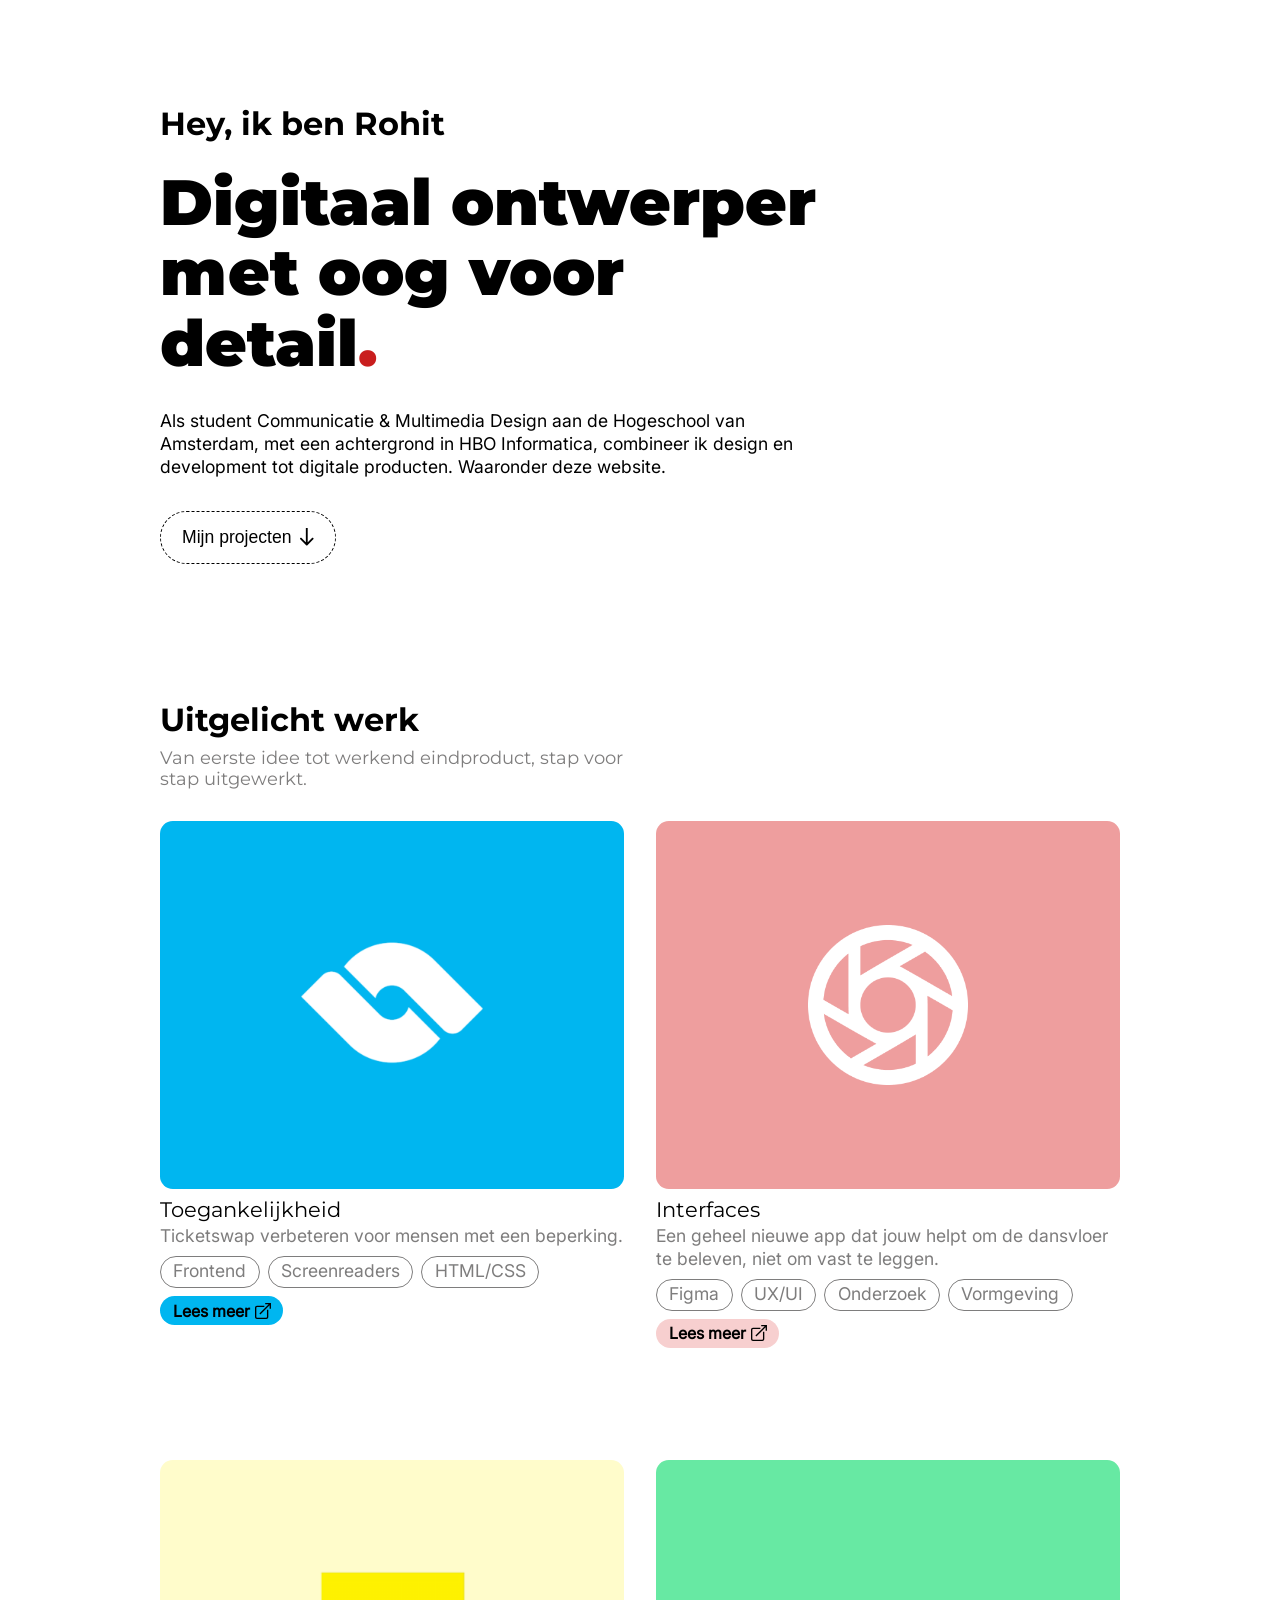
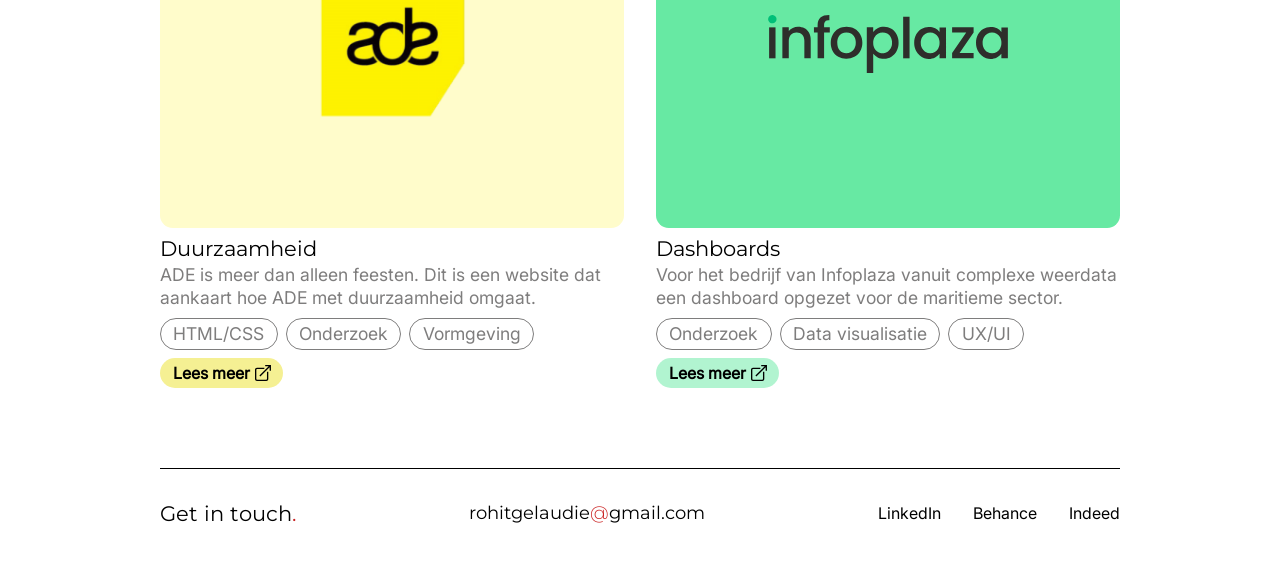
<file: index.html>
<!doctype html>
<html lang="nl">
  <head>
    <meta charset="UTF-8" />
    <meta name="viewport" content="width=device-width, initial-scale=1.0" />
    <link rel="stylesheet" href="styles/style.css" />
    <link rel="stylesheet" href="styles/home.css" />
    <title>Portfolio Rohit Gelaudie</title>
  </head>
  <body>
    <header>
      <div class="hoofdtekst">
        <h2>Hey, ik ben Rohit</h2>
        <h1>Digitaal ontwerper met oog voor detail<span>.</span></h1>

        <section>
          <p>
            Als student Communicatie & Multimedia Design aan de Hogeschool van
            Amsterdam, met een achtergrond in HBO Informatica, combineer ik
            design en development tot digitale producten. Waaronder deze
            website.
          </p>
          <button id="scrollen">
            Mijn projecten
            <svg
              viewBox="0 0 67 86"
              fill="currentcolor"
              xmlns="http://www.w3.org/2000/svg"
            >
              <path
                d="M29.956 84.182C31.7133 85.9393 34.5626 85.9393 36.3199 84.182L64.9577 55.5442C66.7151 53.7868 66.7151 50.9376 64.9577 49.1802C63.2004 47.4228 60.3511 47.4228 58.5938 49.1802L33.1379 74.636L7.6821 49.1802C5.92474 47.4228 3.0755 47.4228 1.31814 49.1802C-0.439223 50.9376 -0.439223 53.7868 1.31814 55.5442L29.956 84.182ZM33.1379 0L28.6379 1.96701e-07L28.6379 81L33.1379 81L37.6379 81L37.6379 -1.96701e-07L33.1379 0Z"
                fill="currentcolor"
              />
            </svg>
          </button>
        </section>
      </div>
    </header>

    <main>
      <section id="projecten">
        <div class="reveal">
          <h2>Uitgelicht werk</h2>
          <h3>
            Van eerste idee tot werkend eindproduct, stap voor stap uitgewerkt.
          </h3>
        </div>

        <article class="reveal">
          <div>
            <div>
              <a href="ticketswap.html"><h3>Toegankelijkheid</h3></a>
              <p>Ticketswap verbeteren voor mensen met een beperking.</p>
            </div>

            <div>
              <img src="images/witLogo.png" alt="" />
            </div>

            <div>
              <p>Frontend</p>
              <p>Screenreaders</p>
              <p>HTML/CSS</p>
              <a href="ticketswap.html"
                >Lees meer<svg
                  viewBox="0 0 600 601"
                  fill="currentcolor"
                  stroke="currentColor"
                  stroke-width="0"
                  xmlns="http://www.w3.org/2000/svg"
                >
                  <path
                    fill-rule="evenodd"
                    clip-rule="evenodd"
                    d="M351 150.725H87.35C66.725 150.725 49.9875 167.462 49.9875 188.087V512.637C49.9875 533.262 66.725 550 87.35 550H412.65C433.275 550 450.012 533.262 450.012 512.637V250.725H500V525.075C500 566.425 466.425 600 425.062 600.012H74.9375C33.575 600.012 0 566.425 0 525.075V175.65C0 134.287 33.575 100.712 74.9375 100.712H351V150.725Z"
                    fill="black"
                  />
                  <path
                    fill-rule="evenodd"
                    clip-rule="evenodd"
                    d="M599.737 216.5H549.675V85.4875L201 434.15L165.6 398.75L514.287 50.0625H383.237V0H599.712L599.737 0.0125051V216.5Z"
                    fill="black"
                  />
                </svg>
              </a>
            </div>
          </div>
        </article>

        <article class="reveal">
          <div>
            <div>
              <a href="shutter.html"><h3>Interfaces</h3></a>
              <p>
                Een geheel nieuwe app dat jouw helpt om de dansvloer te beleven,
                niet om vast te leggen.
              </p>
            </div>

            <div>
              <img src="images/shutterWit.png" alt="" />
            </div>

            <div>
              <p>Figma</p>
              <p>UX/UI</p>
              <p>Onderzoek</p>
              <p>Vormgeving</p>
              <a href="shutter.html"
                >Lees meer<svg
                  viewBox="0 0 600 601"
                  fill="currentcolor"
                  xmlns="http://www.w3.org/2000/svg"
                >
                  <path
                    fill-rule="evenodd"
                    clip-rule="evenodd"
                    d="M351 150.725H87.35C66.725 150.725 49.9875 167.462 49.9875 188.087V512.637C49.9875 533.262 66.725 550 87.35 550H412.65C433.275 550 450.012 533.262 450.012 512.637V250.725H500V525.075C500 566.425 466.425 600 425.062 600.012H74.9375C33.575 600.012 0 566.425 0 525.075V175.65C0 134.287 33.575 100.712 74.9375 100.712H351V150.725Z"
                    fill="black"
                  />
                  <path
                    fill-rule="evenodd"
                    clip-rule="evenodd"
                    d="M599.737 216.5H549.675V85.4875L201 434.15L165.6 398.75L514.287 50.0625H383.237V0H599.712L599.737 0.0125051V216.5Z"
                    fill="currentcolor"
                  />
                </svg>
              </a>
            </div>
          </div>
        </article>

        <article class="reveal">
          <div>
            <div>
              <a href="ticketswap.html"><h3>Duurzaamheid</h3></a>
              <p>
                ADE is meer dan alleen feesten. Dit is een website dat aankaart
                hoe ADE met duurzaamheid omgaat.
              </p>
            </div>

            <div>
              <img src="images/ade.png" alt="" />
            </div>

            <div>
              <p>HTML/CSS</p>
              <p>Onderzoek</p>
              <p>Vormgeving</p>
              <a href="ade.html"
                >Lees meer<svg
                  viewBox="0 0 600 601"
                  fill="currentcolor"
                  stroke="currentColor"
                  stroke-width="0"
                  xmlns="http://www.w3.org/2000/svg"
                >
                  <path
                    fill-rule="evenodd"
                    clip-rule="evenodd"
                    d="M351 150.725H87.35C66.725 150.725 49.9875 167.462 49.9875 188.087V512.637C49.9875 533.262 66.725 550 87.35 550H412.65C433.275 550 450.012 533.262 450.012 512.637V250.725H500V525.075C500 566.425 466.425 600 425.062 600.012H74.9375C33.575 600.012 0 566.425 0 525.075V175.65C0 134.287 33.575 100.712 74.9375 100.712H351V150.725Z"
                    fill="black"
                  />
                  <path
                    fill-rule="evenodd"
                    clip-rule="evenodd"
                    d="M599.737 216.5H549.675V85.4875L201 434.15L165.6 398.75L514.287 50.0625H383.237V0H599.712L599.737 0.0125051V216.5Z"
                    fill="black"
                  />
                </svg>
              </a>
            </div>
          </div>
        </article>

        <article class="reveal">
          <div>
            <div>
              <a href="ticketswap.html"><h3>Dashboards</h3></a>
              <p>
                Voor het bedrijf van Infoplaza vanuit complexe weerdata een
                dashboard opgezet voor de maritieme sector.
              </p>
            </div>

            <div>
              <img src="images/infoplaza.svg" alt="" />
            </div>

            <div>
              <p>Onderzoek</p>
              <p>Data visualisatie</p>
              <p>UX/UI</p>
              <a href="infoplaza.html"
                >Lees meer<svg
                  viewBox="0 0 600 601"
                  fill="currentcolor"
                  stroke="currentColor"
                  stroke-width="0"
                  xmlns="http://www.w3.org/2000/svg"
                >
                  <path
                    fill-rule="evenodd"
                    clip-rule="evenodd"
                    d="M351 150.725H87.35C66.725 150.725 49.9875 167.462 49.9875 188.087V512.637C49.9875 533.262 66.725 550 87.35 550H412.65C433.275 550 450.012 533.262 450.012 512.637V250.725H500V525.075C500 566.425 466.425 600 425.062 600.012H74.9375C33.575 600.012 0 566.425 0 525.075V175.65C0 134.287 33.575 100.712 74.9375 100.712H351V150.725Z"
                    fill="black"
                  />
                  <path
                    fill-rule="evenodd"
                    clip-rule="evenodd"
                    d="M599.737 216.5H549.675V85.4875L201 434.15L165.6 398.75L514.287 50.0625H383.237V0H599.712L599.737 0.0125051V216.5Z"
                    fill="black"
                  /></svg></a>
            </div>
          </div>
        </article>
      </section>
    </main>

    <footer>
      <ul>
        <li><h3>Get in touch<span>.</span></h3></li>
        <li><p><a href="mailto:rohitgelaudie@gmail.com">rohitgelaudie<span>@</span>gmail.com</a></p></li>
        <li>
          <div>
            <a href="https://www.linkedin.com/in/rohitgelaudie/">LinkedIn</a>
            <a href="index.html">Behance</a>
            <a href="index.html">Indeed</a>
          </div>
        </li>
      </ul>
    </footer>
    <script src="js/script.js"></script>
  </body>
</html>
</file>
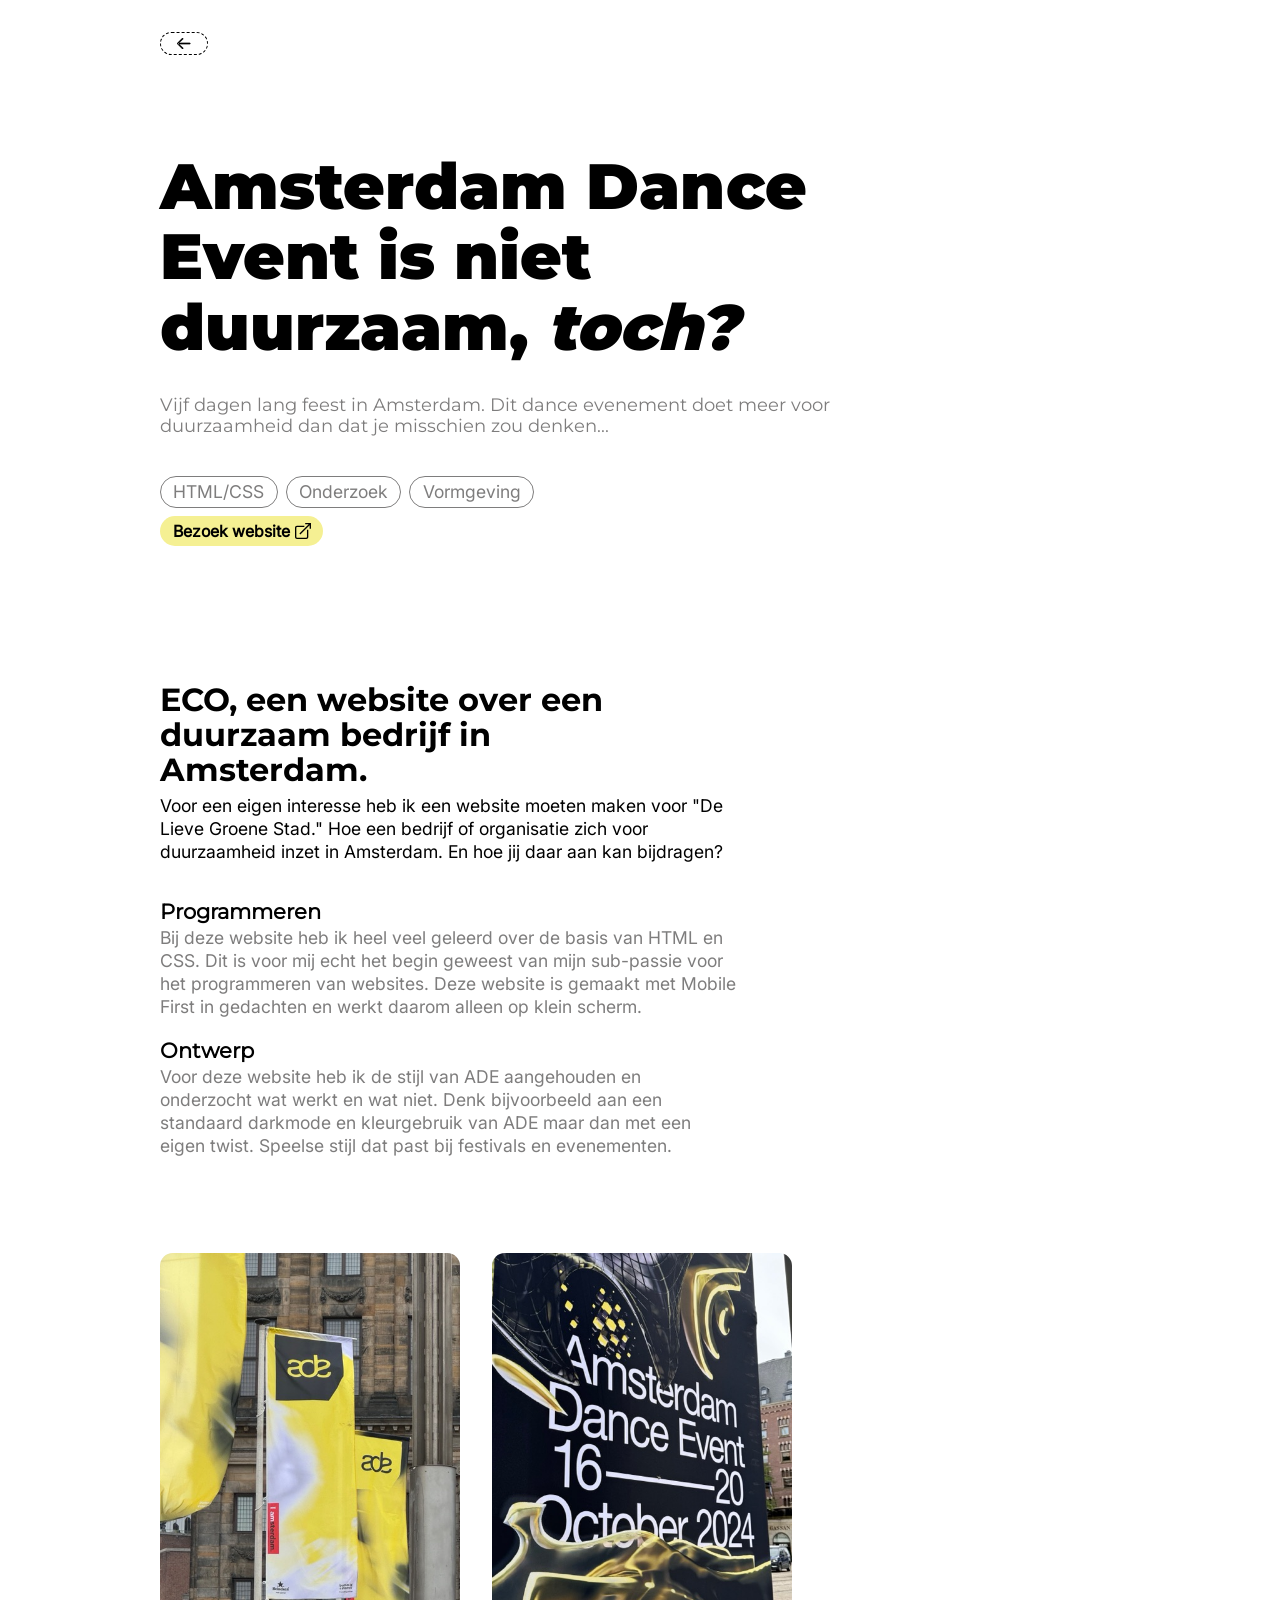
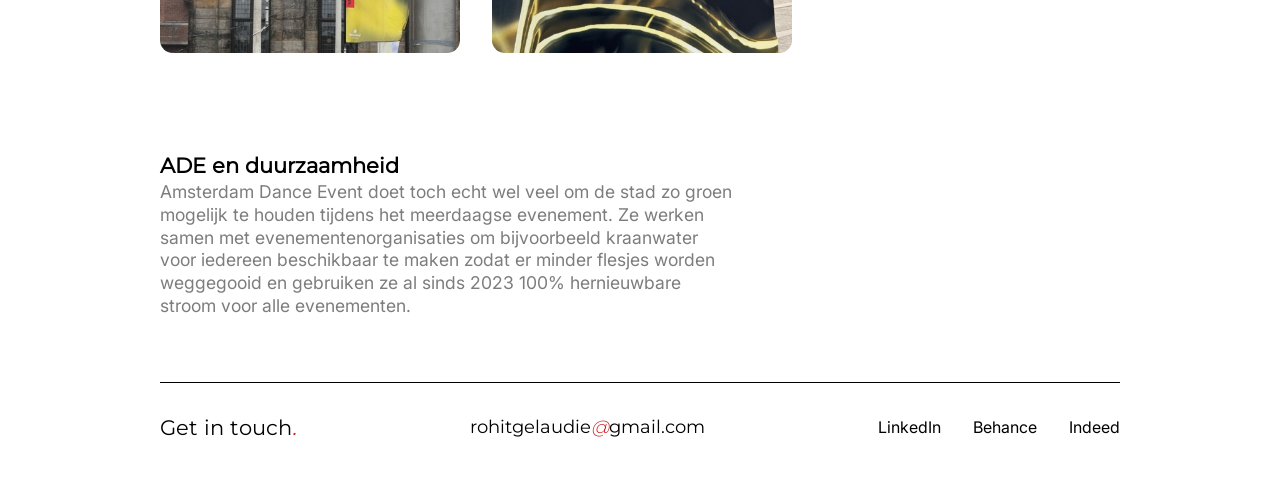
<file: ade.html>
<!doctype html>
<html lang="nl">
  <head>
    <meta charset="UTF-8" />
    <meta name="viewport" content="width=device-width, initial-scale=1.0" />
    <link rel="stylesheet" href="styles/style.css" />
    <link rel="stylesheet" href="styles/detail.css" />
    <link rel="stylesheet" href="styles/detailADE.css" />
    <title>Project ECO ADE</title>
  </head>
  <body>
    <header>
      <section class="reveal">
        <div>
          <a href="index.html#projecten"
            ><svg
              viewBox="0 0 72 59"
              fill="currentcolor"
              stroke="currentColor"
              xmlns="http://www.w3.org/2000/svg"
            >
              <path
                fill-rule="evenodd"
                clip-rule="evenodd"
                d="M29.4434 58.5938C31.5918 58.5938 33.252 56.9824 33.252 54.7852C33.252 53.7598 32.9102 52.7344 32.1778 52.0508L25.4395 45.0684L7.95898 29.2969L25.4395 13.5254L32.1778 6.543C32.9102 5.8594 33.252 4.834 33.252 3.8086C33.252 1.6113 31.5918 0 29.4434 0C28.418 0 27.4414 0.390595 26.5625 1.2207L1.36718 26.3672C0.48828 27.1973 0 28.2227 0 29.2969C0 30.3711 0.48828 31.3965 1.36718 32.2266L26.5625 57.3731C27.4414 58.2031 28.418 58.5938 29.4434 58.5938ZM21.0449 33.252H67.1387C69.4336 33.252 71.0449 31.5918 71.0449 29.2969C71.0449 27.002 69.4336 25.3418 67.1387 25.3418H21.0449L8.05668 26.2696C6.24998 26.2696 5.02928 27.4903 5.02928 29.2969C5.02928 31.1035 6.24998 32.3242 8.05668 32.3242L21.0449 33.252Z"
                fill="currentcolor"
              />
            </svg>
          </a>
        </div>

        <div>
          <h1>Amsterdam Dance Event is niet duurzaam, <span>toch?</span></h1>
          <h2>
            Vijf dagen lang feest in Amsterdam. Dit dance evenement doet meer
            voor duurzaamheid dan dat je misschien zou denken...
          </h2>
        </div>

        <div>
          <p>HTML/CSS</p>
          <p>Onderzoek</p>
          <p>Vormgeving</p>
          <a href="https://rohitsg03.github.io/project_individueel/"
            >Bezoek website<svg
              viewBox="0 0 600 601"
              fill="currentcolor"
              stroke="currentColor"
              stroke-width="0"
              xmlns="http://www.w3.org/2000/svg"
            >
              <path
                fill-rule="evenodd"
                clip-rule="evenodd"
                d="M351 150.725H87.35C66.725 150.725 49.9875 167.462 49.9875 188.087V512.637C49.9875 533.262 66.725 550 87.35 550H412.65C433.275 550 450.012 533.262 450.012 512.637V250.725H500V525.075C500 566.425 466.425 600 425.062 600.012H74.9375C33.575 600.012 0 566.425 0 525.075V175.65C0 134.287 33.575 100.712 74.9375 100.712H351V150.725Z"
                fill="currentcolor"
              />
              <path
                fill-rule="evenodd"
                clip-rule="evenodd"
                d="M599.737 216.5H549.675V85.4875L201 434.15L165.6 398.75L514.287 50.0625H383.237V0H599.712L599.737 0.0125051V216.5Z"
                fill="currentcolor"
              />
            </svg>
          </a>
        </div>
      </section>
    </header>

    <main>
      <article class="reveal">
        <h2>ECO, een website over een duurzaam bedrijf in Amsterdam.</h2>
        <p>
          Voor een eigen interesse heb ik een website moeten maken voor "De
          Lieve Groene Stad." Hoe een bedrijf of organisatie zich voor
          duurzaamheid inzet in Amsterdam. En hoe jij daar aan kan bijdragen?
        </p>
      </article>

      <article>
        <div class="reveal">
          <h3>Programmeren</h3>
          <p>
            Bij deze website heb ik heel veel geleerd over de basis van HTML en
            CSS. Dit is voor mij echt het begin geweest van mijn sub-passie voor
            het programmeren van websites. Deze website is gemaakt met Mobile
            First in gedachten en werkt daarom alleen op klein scherm.
          </p>
        </div>

        <div class="reveal">
          <h3>Ontwerp</h3>
          <p>
            Voor deze website heb ik de stijl van ADE aangehouden en onderzocht
            wat werkt en wat niet. Denk bijvoorbeeld aan een standaard darkmode
            en kleurgebruik van ADE maar dan met een eigen twist. Speelse stijl
            dat past bij festivals en evenementen.
          </p>
        </div>

        <div>
          <img class="reveal" src="images/adeFoto2.jpeg" alt="" />
          <img class="reveal" src="images/adeFoto.jpeg" alt="" />
        </div>

        <div class="reveal">
          <h3>ADE en duurzaamheid</h3>
          <p>
            Amsterdam Dance Event doet toch echt wel veel om de stad zo groen
            mogelijk te houden tijdens het meerdaagse evenement. Ze werken samen
            met evenementenorganisaties om bijvoorbeeld kraanwater voor iedereen
            beschikbaar te maken zodat er minder flesjes worden weggegooid en
            gebruiken ze al sinds 2023 100% hernieuwbare stroom voor alle
            evenementen.
          </p>

          
        </div>
      </article>
    </main>
    <footer>
      <ul>
        <li><h3>Get in touch<span>.</span></h3></li>
        <li><p><a href="mailto:rohitgelaudie@gmail.com">rohitgelaudie<span>@</span>gmail.com</a></p></li>
        <li>
          <div>
            <a href="https://www.linkedin.com/in/rohitgelaudie/">LinkedIn</a>
            <a href="index.html">Behance</a>
            <a href="index.html">Indeed</a>
          </div>
        </li>
      </ul>
    </footer>
    <script src="js/script.js"></script>
  </body>
</html>
</file>
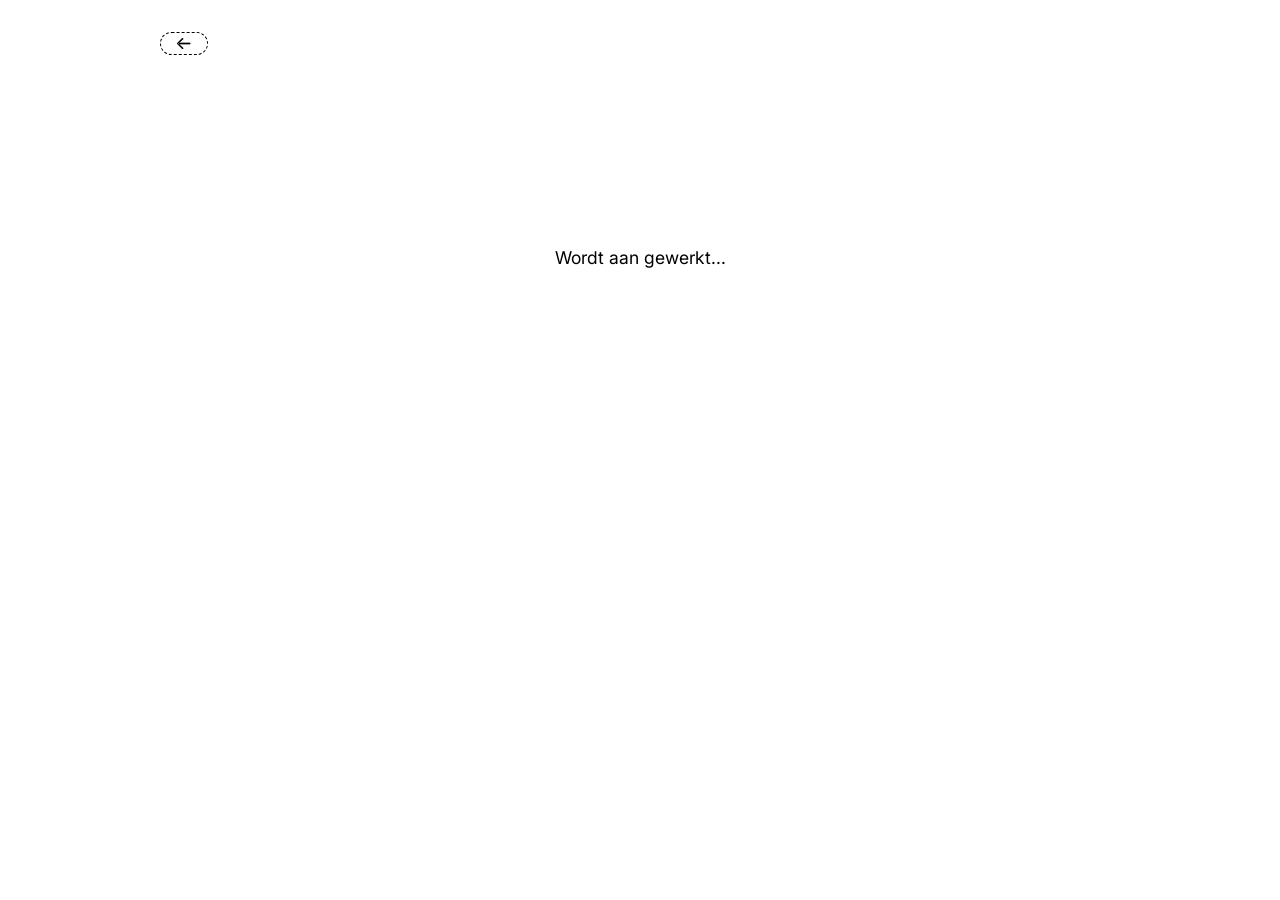
<file: infoplaza.html>
<!doctype html>
<html lang="nl">
  <head>
    <meta charset="UTF-8" />
    <meta name="viewport" content="width=device-width, initial-scale=1.0" />
    <link rel="stylesheet" href="styles/style.css" />
    <link rel="stylesheet" href="styles/detail.css" />
    <link rel="stylesheet" href="styles/infoplaza.css" />
    <title>Stage Infoplaza</title>
  </head>
  <body>
    <header>
      <section class="reveal">
        <div>
          <a href="index.html#projecten"
            ><svg
              viewBox="0 0 72 59"
              fill="currentcolor"
              stroke="currentColor"
              xmlns="http://www.w3.org/2000/svg"
            >
              <path
                fill-rule="evenodd"
                clip-rule="evenodd"
                d="M29.4434 58.5938C31.5918 58.5938 33.252 56.9824 33.252 54.7852C33.252 53.7598 32.9102 52.7344 32.1778 52.0508L25.4395 45.0684L7.95898 29.2969L25.4395 13.5254L32.1778 6.543C32.9102 5.8594 33.252 4.834 33.252 3.8086C33.252 1.6113 31.5918 0 29.4434 0C28.418 0 27.4414 0.390595 26.5625 1.2207L1.36718 26.3672C0.48828 27.1973 0 28.2227 0 29.2969C0 30.3711 0.48828 31.3965 1.36718 32.2266L26.5625 57.3731C27.4414 58.2031 28.418 58.5938 29.4434 58.5938ZM21.0449 33.252H67.1387C69.4336 33.252 71.0449 31.5918 71.0449 29.2969C71.0449 27.002 69.4336 25.3418 67.1387 25.3418H21.0449L8.05668 26.2696C6.24998 26.2696 5.02928 27.4903 5.02928 29.2969C5.02928 31.1035 6.24998 32.3242 8.05668 32.3242L21.0449 33.252Z"
                fill="currentcolor"
              />
            </svg>
          </a>
        </div>
      </section>
    </header>

    <main>
      <p class="reveal">Wordt aan gewerkt...</p>
    </main>
    <script src="js/script.js"></script>
  </body>
</html>
</file>
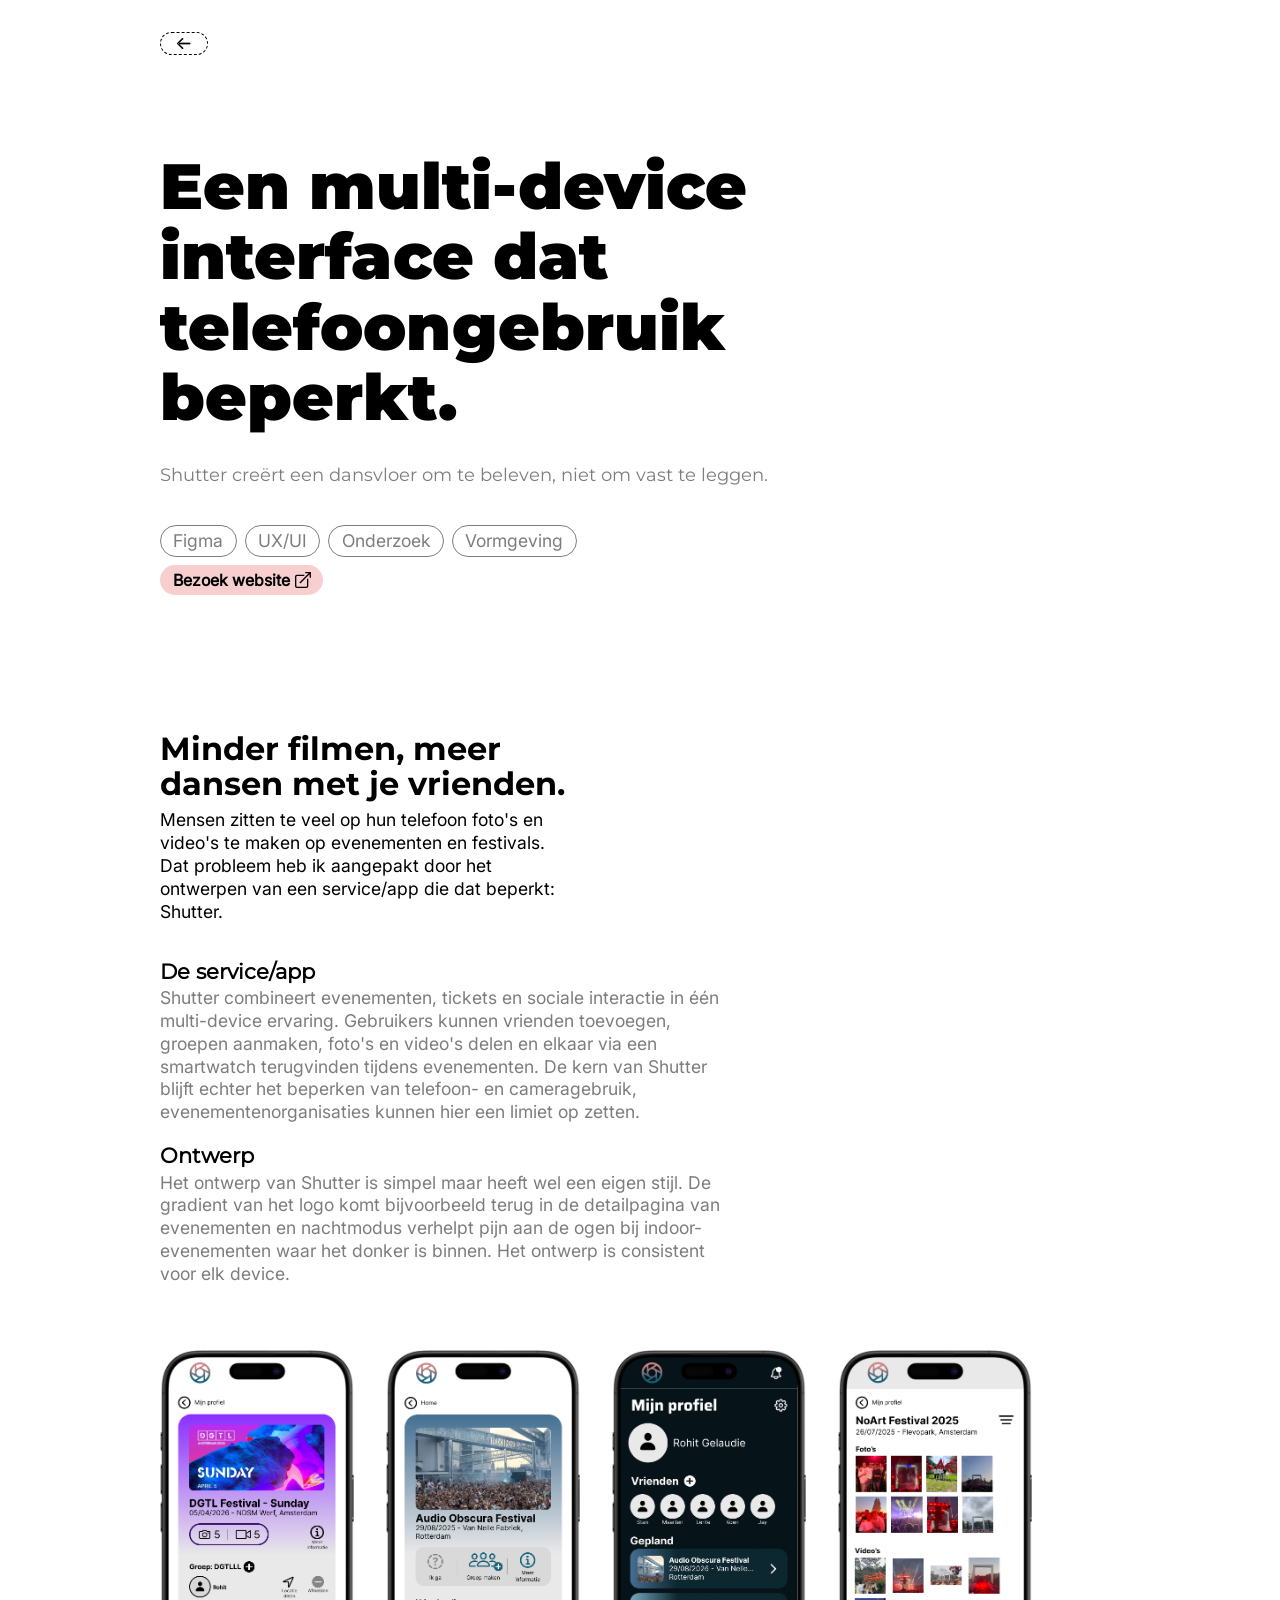
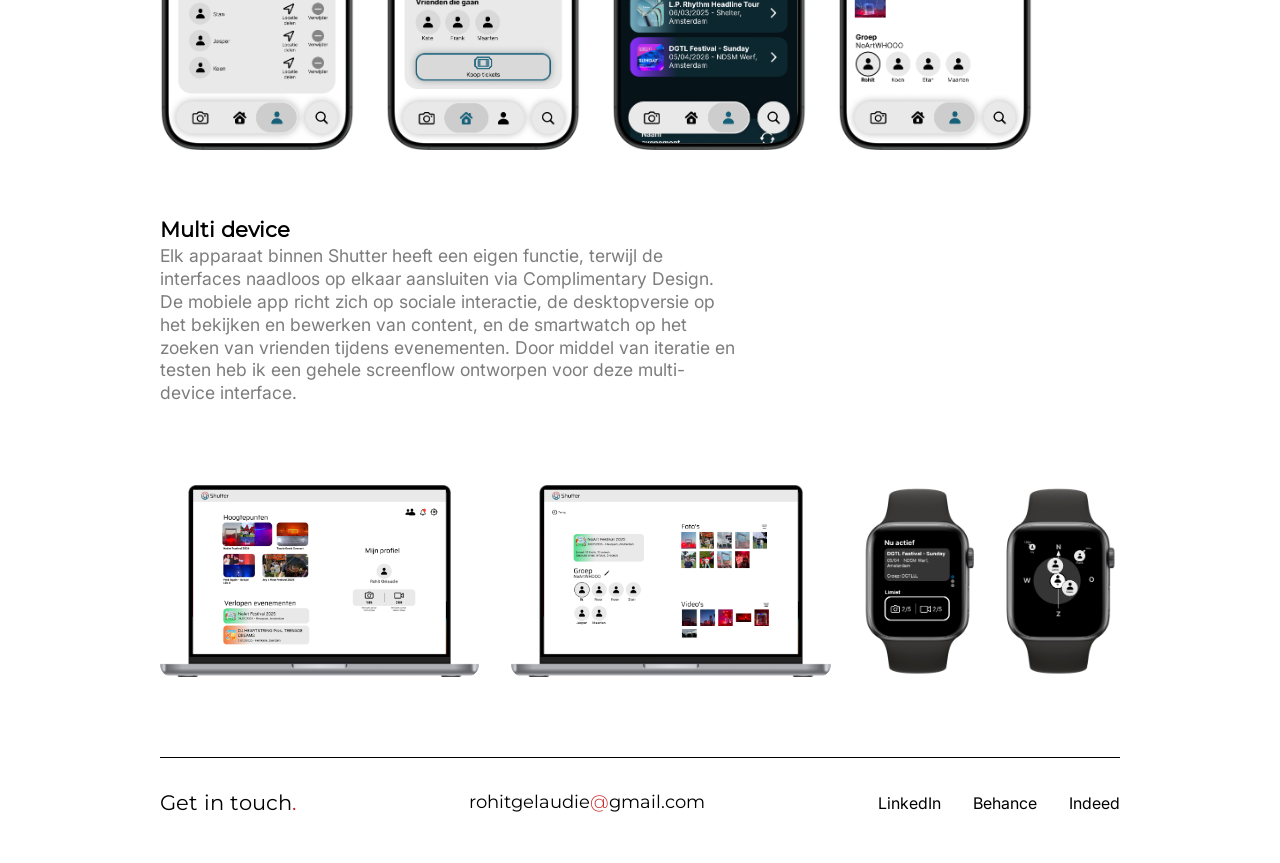
<file: shutter.html>
<!doctype html>
<html lang="nl">
  <head>
    <meta charset="UTF-8" />
    <meta name="viewport" content="width=device-width, initial-scale=1.0" />
    <link rel="stylesheet" href="styles/style.css" />
    <link rel="stylesheet" href="styles/detail.css" />
    <link rel="stylesheet" href="styles/detailShutter.css" />
    <title>Project Interfaces - Shutter</title>
  </head>
  <body>
    <header>
      <section class="reveal">
        <div>
          <a href="index.html#projecten"
            ><svg
              viewBox="0 0 72 59"
              fill="currentcolor"
              stroke="currentColor"
              xmlns="http://www.w3.org/2000/svg"
            >
              <path
                fill-rule="evenodd"
                clip-rule="evenodd"
                d="M29.4434 58.5938C31.5918 58.5938 33.252 56.9824 33.252 54.7852C33.252 53.7598 32.9102 52.7344 32.1778 52.0508L25.4395 45.0684L7.95898 29.2969L25.4395 13.5254L32.1778 6.543C32.9102 5.8594 33.252 4.834 33.252 3.8086C33.252 1.6113 31.5918 0 29.4434 0C28.418 0 27.4414 0.390595 26.5625 1.2207L1.36718 26.3672C0.48828 27.1973 0 28.2227 0 29.2969C0 30.3711 0.48828 31.3965 1.36718 32.2266L26.5625 57.3731C27.4414 58.2031 28.418 58.5938 29.4434 58.5938ZM21.0449 33.252H67.1387C69.4336 33.252 71.0449 31.5918 71.0449 29.2969C71.0449 27.002 69.4336 25.3418 67.1387 25.3418H21.0449L8.05668 26.2696C6.24998 26.2696 5.02928 27.4903 5.02928 29.2969C5.02928 31.1035 6.24998 32.3242 8.05668 32.3242L21.0449 33.252Z"
                fill="currentcolor"
              />
            </svg>
          </a>
        </div>

        <div>
          <h1>Een multi-device interface dat telefoongebruik beperkt.</h1>
          <h2>
            Shutter creërt een dansvloer om te beleven, niet om vast te leggen.
          </h2>
        </div>

        <div>
          <p>Figma</p>
          <p>UX/UI</p>
          <p>Onderzoek</p>
          <p>Vormgeving</p>
          <a href="google.com"
            >Bezoek website<svg
              viewBox="0 0 600 601"
              fill="currentcolor"
              stroke="currentColor"
              stroke-width="0"
              xmlns="http://www.w3.org/2000/svg"
            >
              <path
                fill-rule="evenodd"
                clip-rule="evenodd"
                d="M351 150.725H87.35C66.725 150.725 49.9875 167.462 49.9875 188.087V512.637C49.9875 533.262 66.725 550 87.35 550H412.65C433.275 550 450.012 533.262 450.012 512.637V250.725H500V525.075C500 566.425 466.425 600 425.062 600.012H74.9375C33.575 600.012 0 566.425 0 525.075V175.65C0 134.287 33.575 100.712 74.9375 100.712H351V150.725Z"
                fill="currentcolor"
              />
              <path
                fill-rule="evenodd"
                clip-rule="evenodd"
                d="M599.737 216.5H549.675V85.4875L201 434.15L165.6 398.75L514.287 50.0625H383.237V0H599.712L599.737 0.0125051V216.5Z"
                fill="currentcolor"
              />
            </svg>
          </a>
        </div>
      </section>
    </header>

    <main>
      <article class="reveal">
        <h2>Minder filmen, meer dansen met je vrienden.</h2>
        <p>
          Mensen zitten te veel op hun telefoon foto's en video's te maken op
          evenementen en festivals. Dat probleem heb ik aangepakt door het
          ontwerpen van een service/app die dat beperkt: Shutter.
        </p>
      </article>

      <article>
        <div class="reveal">
          <h3>De service/app</h3>
          <p>
            Shutter combineert evenementen, tickets en sociale interactie in één
            multi-device ervaring. Gebruikers kunnen vrienden toevoegen, groepen
            aanmaken, foto's en video's delen en elkaar via een smartwatch
            terugvinden tijdens evenementen. De kern van Shutter blijft echter
            het beperken van telefoon- en cameragebruik, evenementenorganisaties
            kunnen hier een limiet op zetten.
          </p>
        </div>

        <div class="reveal">
          <h3>Ontwerp</h3>
          <p>
            Het ontwerp van Shutter is simpel maar heeft wel een eigen stijl. De
            gradient van het logo komt bijvoorbeeld terug in de detailpagina van
            evenementen en nachtmodus verhelpt pijn aan de ogen bij
            indoor-evenementen waar het donker is binnen. Het ontwerp is
            consistent voor elk device.
          </p>
        </div>

        <div>
          <img class="reveal" src="images/rrdm1.png" alt="" />
          <img class="reveal" src="images/rrmd2.png" alt="" />
          <img class="reveal" src="images/rrmd3.png" alt="" />
          <img class="reveal" src="images/rrmd4.png" alt="" />
        </div>

        <div class="reveal">
          <h3>Multi device</h3>
          <p>
            Elk apparaat binnen Shutter heeft een eigen functie, terwijl de
            interfaces naadloos op elkaar aansluiten via Complimentary Design.
            De mobiele app richt zich op sociale interactie, de desktopversie op
            het bekijken en bewerken van content, en de smartwatch op het zoeken
            van vrienden tijdens evenementen. Door middel van iteratie en testen
            heb ik een gehele screenflow ontworpen voor deze multi-device
            interface.
          </p>

          <div>
            <img src="images/rrmdMulti1.png" alt="" />
            <img src="images/rrmdMulti2.png" alt="" />
            <img src="images/horloge.png" alt="" />
          </div>
        </div>
      </article>
    </main>

    <footer>
      <ul>
        <li><h3>Get in touch<span>.</span></h3></li>
        <li><p><a href="mailto:rohitgelaudie@gmail.com">rohitgelaudie<span>@</span>gmail.com</a></p></li>
        <li>
          <div>
            <a href="https://www.linkedin.com/in/rohitgelaudie/">LinkedIn</a>
            <a href="index.html">Behance</a>
            <a href="index.html">Indeed</a>
          </div>
        </li>
      </ul>
    </footer>
    <script src="js/script.js"></script>
  </body>
</html>
</file>
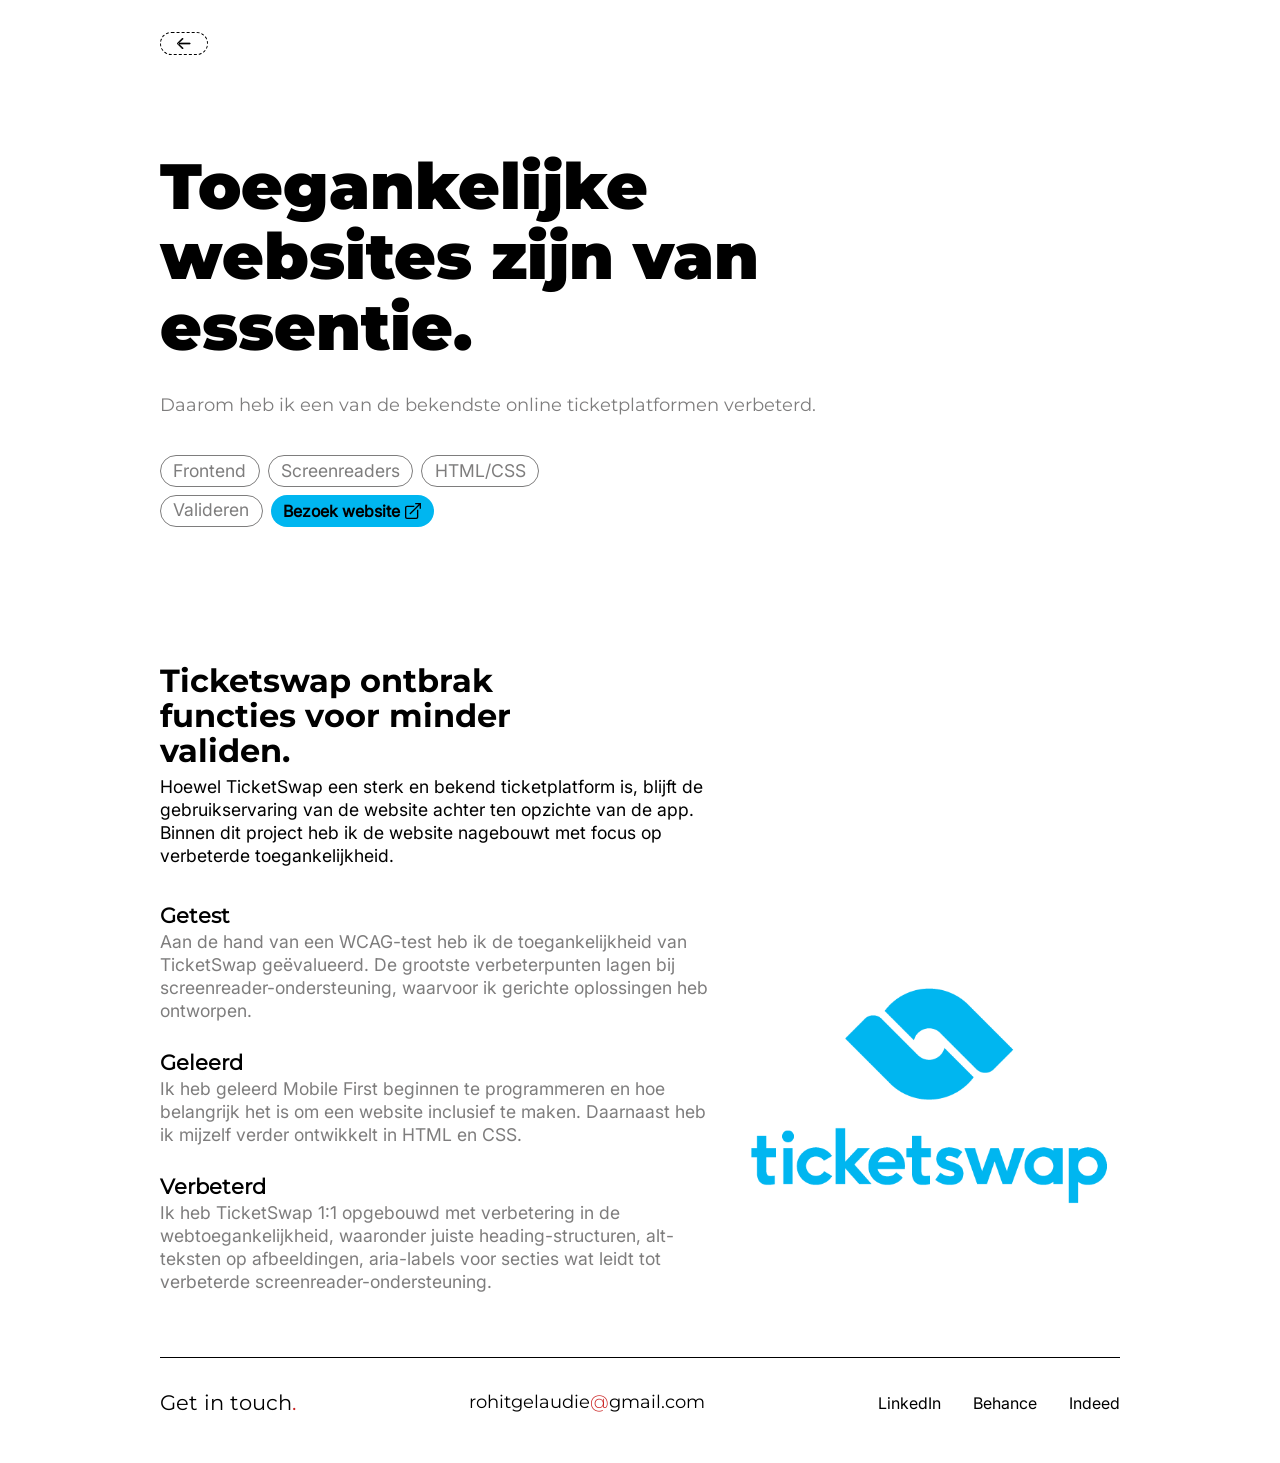
<file: ticketswap.html>
<!doctype html>
<html lang="nl">
  <head>
    <meta charset="UTF-8" />
    <meta name="viewport" content="width=device-width, initial-scale=1.0" />
    <link rel="stylesheet" href="styles/style.css" />
    <link rel="stylesheet" href="styles/detail.css" />
    <link rel="stylesheet" href="styles/detailTS.css" />

    <title>Project Ticketswap</title>
  </head>
  <body>
    <header>
      <section class="reveal">
        <div>
          <a href="index.html#projecten"
            ><svg
              viewBox="0 0 72 59"
              fill="currentcolor"
              stroke="currentColor"
              xmlns="http://www.w3.org/2000/svg"
            >
              <path
                fill-rule="evenodd"
                clip-rule="evenodd"
                d="M29.4434 58.5938C31.5918 58.5938 33.252 56.9824 33.252 54.7852C33.252 53.7598 32.9102 52.7344 32.1778 52.0508L25.4395 45.0684L7.95898 29.2969L25.4395 13.5254L32.1778 6.543C32.9102 5.8594 33.252 4.834 33.252 3.8086C33.252 1.6113 31.5918 0 29.4434 0C28.418 0 27.4414 0.390595 26.5625 1.2207L1.36718 26.3672C0.48828 27.1973 0 28.2227 0 29.2969C0 30.3711 0.48828 31.3965 1.36718 32.2266L26.5625 57.3731C27.4414 58.2031 28.418 58.5938 29.4434 58.5938ZM21.0449 33.252H67.1387C69.4336 33.252 71.0449 31.5918 71.0449 29.2969C71.0449 27.002 69.4336 25.3418 67.1387 25.3418H21.0449L8.05668 26.2696C6.24998 26.2696 5.02928 27.4903 5.02928 29.2969C5.02928 31.1035 6.24998 32.3242 8.05668 32.3242L21.0449 33.252Z"
                fill="currentcolor"
              />
            </svg>
          </a>
        </div>

        <div>
          <h1>Toegankelijke websites zijn van essentie.</h1>
          <h2>
            Daarom heb ik een van de bekendste online ticketplatformen
            verbeterd.
          </h2>
        </div>

        <div>
          <p>Frontend</p>
          <p>Screenreaders</p>
          <p>HTML/CSS</p>
          <p>Valideren</p>
          <a href="https://rohitsg03.github.io/FED/"
            >Bezoek website<svg
              viewBox="0 0 600 601"
              fill="currentcolor"
              stroke="currentColor"
              stroke-width="0"
              xmlns="http://www.w3.org/2000/svg"
            >
              <path
                fill-rule="evenodd"
                clip-rule="evenodd"
                d="M351 150.725H87.35C66.725 150.725 49.9875 167.462 49.9875 188.087V512.637C49.9875 533.262 66.725 550 87.35 550H412.65C433.275 550 450.012 533.262 450.012 512.637V250.725H500V525.075C500 566.425 466.425 600 425.062 600.012H74.9375C33.575 600.012 0 566.425 0 525.075V175.65C0 134.287 33.575 100.712 74.9375 100.712H351V150.725Z"
                fill="black"
              />
              <path
                fill-rule="evenodd"
                clip-rule="evenodd"
                d="M599.737 216.5H549.675V85.4875L201 434.15L165.6 398.75L514.287 50.0625H383.237V0H599.712L599.737 0.0125051V216.5Z"
                fill="black"
              />
            </svg>
          </a>
        </div>
      </section>
    </header>

    <main>
      <article class="reveal">
        <h2>Ticketswap ontbrak functies voor minder validen.</h2>
        <p>
          Hoewel TicketSwap een sterk en bekend ticketplatform is, blijft de
          gebruikservaring van de website achter ten opzichte van de app. Binnen
          dit project heb ik de website nagebouwt met focus op verbeterde
          toegankelijkheid.
        </p>
      </article>

      <article>
        <div class="reveal">
          <h3>Getest</h3>
          <p>
            Aan de hand van een WCAG-test heb ik de toegankelijkheid van
            TicketSwap geëvalueerd. De grootste verbeterpunten lagen bij
            screenreader-ondersteuning, waarvoor ik gerichte oplossingen heb
            ontworpen.
          </p>
        </div>

        <div class="reveal">
          <h3>Geleerd</h3>
          <p>
            Ik heb geleerd Mobile First beginnen te programmeren en hoe
            belangrijk het is om een website inclusief te maken. Daarnaast heb
            ik mijzelf verder ontwikkelt in HTML en CSS.
          </p>
        </div>

        <div class="reveal">
          <h3>Verbeterd</h3>
          <p>
            Ik heb TicketSwap 1:1 opgebouwd met verbetering in de
            webtoegankelijkheid, waaronder juiste heading-structuren,
            alt-teksten op afbeeldingen, aria-labels voor secties wat leidt tot
            verbeterde screenreader-ondersteuning.
          </p>
        </div>
        <img src="images/ticketswapLogo.png" alt="" />
      </article>
    </main>

    <footer>
      <ul>
        <li><h3>Get in touch<span>.</span></h3></li>
        <li><p><a href="mailto:rohitgelaudie@gmail.com">rohitgelaudie<span>@</span>gmail.com</a></p></li>
        <li>
          <div>
            <a href="https://www.linkedin.com/in/rohitgelaudie/">LinkedIn</a>
            <a href="index.html">Behance</a>
            <a href="index.html">Indeed</a>
          </div>
        </li>
      </ul>
    </footer>
    <script src="js/script.js"></script>
  </body>
</html>
</file>
<file: styles/style.css>
@font-face {
  font-family: "monsBold";
  src: url(../fonts/Montserrat-Black.ttf);
}

@font-face {
  font-family: "monsSBold";
  src: url(../fonts/Montserrat-Bold.ttf);
}

@font-face {
  font-family: "monsRegular";
  src: url(../fonts/Montserrat-Regular.ttf);
}

@font-face {
  font-family: "interRegular";
  src: url(../fonts/Inter_18pt-Regular.ttf);
}

@font-face {
  font-family: "monsLight";
  src: url(../fonts/Montserrat-Light.ttf);
}

* {
  margin: 0;
}

/* kleuren */
:root {
  color-scheme: light dark;

  --pKleurZwart: light-dark(black, rgb(224, 224, 224));
  --pKleurWit: light-dark(white, black);
  --pKleurSubtext: light-dark(#7e7d7d, rgb(172, 172, 173));
  --pKleurGrijs: light-dark();

  /* Achtergronden */
  --achtergrondkleur: light-dark(white, rgb(23, 24, 24));

  --achtergrondkleurTS: light-dark(#00b6f0, #4dc1e8);
  --achtergrondkleurSH: light-dark(#ee9e9e7f, #ee9e9e);
  --achtergrondkleurIP: light-dark(#67e9a482, #67e9a3);
  --achtergrondkleurADE: light-dark(#f5f093, #fffccb);

  /* Borders */
  --borderRadiusMobiel: 0.8rem;
  --borderRadiusDesktop: 3rem;

  /* Logo's en svg's */
  --linkedIn: black;
  --tekstKleurOmgedraaid: light-dark(white, black);

  /* Buttons en links */
  --buttonMijnProjecten: #c91e1e;
  --borderRadiusButton: 0.2rem;
}

html {
  padding: 0 2rem;
}

body {
  background-color: var(--achtergrondkleur);
}

h1 {
  font-family: "monsBold";
  font-size: 2.4em;
  line-height: 1.1;

  padding-top: 1rem;
  color: var(--pKleurZwart);
}

h2 {
  padding: 0.5rem 0;
  font-size: 1.5em;
  font-family: "monsSBold";
  font-weight: 500;
  color: var(--pKleurZwart);
}

h3 {
  color: var(--pKleurZwart);
  font-family: "monsRegular";
  font-size: 1.1em;
}

h4 {
  color: var(--pKleurZwart);
  font-family: "monsRegular";
  font-size: 1em;
}

p {
  font-family: "interRegular";
  font-size: 1em;
  color: var(--pKleurZwart);
  line-height: 1.3;
}

a {
  font-family: "interRegular";
  font-size: 1em;
}

@media (width > 35em) {
  html {
    padding: 0 2rem;
  }
  h1 {
    width: 85%;
  }
}

@media (width > 52em) {
  html {
    padding: 0 4rem;
  }
  p {
    font-size: 1.1em;
  }
}

@media (width > 60em) {
  html {
    padding: 0 6rem;
  }

  h1 {
    font-size: 4rem;
  }

  h3 {
    font-size: 1.2em;
  }

  p {
    font-size: 1.2em;
  }
}

@media (width > 70em) {
  html {
    padding: 0 10rem;
    background-color: var(--achtergrondkleur);
  }

  main {
    padding: 0;
  }

  h1 {
    font-size: 4em;
    width: 70%;
  }
  h2 {
    font-size: 2em;
    width: 80%;
  }

  h3 {
    width: 50%;
  }

  p {
    font-size: 1.1em;
  }
}

header {
  color: var(--tekstKleurHeader);
  /* margin: 2rem; */

  .hoofdtekst {
    margin: 2rem 0;
    padding-top: 4rem;
  }
}

.reveal {
  opacity: 0;
  transform: translateY(20px);
  filter: blur(1rem);
  transition: all 0.8s ease;
}

.reveal.show {
  opacity: 1;
  transform: translateY(0);
  filter: blur(0);
}

footer {
  display: flex;
  flex-direction: column;
  padding: 2rem 0;
  border-top: 0.1rem solid;

  span{
    color: #c91e1e;
  }

  ul {
    padding-left: 0;

    h3 {
      font-size: 1.3em;
      font-weight: 500;
    }

    li:nth-of-type(2) p a {
      text-decoration: none;
      font-family: "monsRegular";
      font-size: 1.55rem;
      color: var(--pKleurZwart);
      transition: all 0.2s linear;

      span{
        font-family: "monsLight";
        color: #c91e1e;
      }

      &:hover {
        color: #c91e1e;
      }
    }

    li {
      list-style-type: none;
      display: flex;
      flex-direction: column;
      padding-bottom: 1rem;
      transition: all 0.2s linear;

      div {
        display: flex;
        flex-direction: column;
        gap: .4rem;

        a {
          text-decoration: none;
          color: var(--pKleurZwart);
          

          &:hover {
            text-decoration: underline;
            text-decoration-color: #c91e1e;
          }
        }
      }
    }
  }
}

@media (width > 52em) {
  footer {
    display: flex;
    flex-direction: row;
    align-items: center;
    padding: 2rem 0;
    border-top: 0.1rem solid;
    align-items: center;

    ul {
      display: flex;
      justify-content: space-between;
      align-items: center;
      width: 100%;

      li:nth-of-type(2) p a {
      text-decoration: none;
      font-family: "monsRegular";
      font-size: 1.1rem;
      color: var(--pKleurZwart);
      transition: all 0.2s linear;

      span{
        font-family: "monsLight";
        color: #c91e1e;
      }

      &:hover {
        color: #c91e1e;
      }
    }

      li {
        display: flex;
        justify-content: space-between;

        h3 {
          width: max-content;
          padding-bottom: 0;
        }
        div {
          display: flex;
          flex-direction: row;
          gap: 2rem;

          a:hover{
            text-decoration-color: #c91e1e;
          }
        }
      }
    }
  }
}
</file>
<file: styles/home.css>
header span {
  color: #c91e1e;
  display: inline-block;
  animation: bounce 0.5s ease-in-out;
  animation-delay: 1.5s;
}

@keyframes bounce {
  0%,
  25% {
    transform: translateY(0);
  }

  50% {
    transform: translateY(-1rem);
  }

  75% {
    transform: translateY(0.2rem);
  }
  100% {
    transform: translateY(0);
  }
}

header section:nth-of-type(1) {
  display: flex;
  flex-direction: column;
  padding-top: 2rem;
  padding-bottom: 6rem;

  p:nth-of-type(2) {
    display: flex;
    font-size: 1.2em;
    font-weight: 500;
    padding-top: 2rem;
  }

  @media (width > 50em) {
    p:nth-of-type(1) {
      width: 70%;
    }
  }

  button {
    display: flex;
    align-items: center;
    justify-content: center;
    gap: 0.5em;
    appearance: none;
    border-style: none;

    font-size: 1.1em;
    height: 3em;
    width: 10em;
    margin-top: 2rem;
    color: var(--pKleurZwart);

    background-color: var(--achtergrondkleur);
    border: 0.1rem dashed var(--pKleurZwart);
    border-radius: 300rem;
    transition: all 0.2s linear;

    svg {
      color: var(--pKleurZwart);
      height: 1em;
    }

    &:hover {
      transform: scale(1.1);

      background-color: #c91e1e;
      color: white;
      border: none;

      svg {
        color: white;
      }
    }
  }
}

main > section > div {
  margin: 1rem 0;

  h3 {
    font-weight: 400;
    font-size: 1.1em;
    color: var(--pKleurSubtext);
    line-height: 1.2em;
  }
}

main section > article {
  margin-bottom: 4rem;
}

main section > article {
  margin-bottom: 4rem;
}

/* Algemeen voor alle cards */
main section article:nth-of-type(1) > div:nth-of-type(1),
main section > article:nth-of-type(2) > div:nth-of-type(1),
main section > article:nth-of-type(3) > div:nth-of-type(1),
main section > article:nth-of-type(4) > div:nth-of-type(1) {
  display: grid;
  grid-template-areas:
    "img"
    "h4"
    "uitleg";

  @media (width > 52em) {
    padding: 0;
  }

  border-radius: var(--borderRadiusMobiel);

  a {
    cursor: pointer;
    padding: 0;
    text-decoration: none;

    h3 {
      grid-area: titel;
      font-size: 1.3em;
      font-weight: 500;

      padding: 0.5rem 0 0.2rem 0;
    }
  }

  p {
    grid-area: uitleg;
    color: var(--pKleurSubtext);
  }

  img {
    display: flex;
    margin: 0 1rem;
    align-self: center;
    justify-content: center;
  }
}

main section article:nth-of-type(1) > div:nth-of-type(1) div:nth-of-type(2) {
  background-color: var(--achtergrondkleurTS);
  border-radius: var(--borderRadiusMobiel);
  height: 23rem;

  img {
    height: 15rem;
  }
}

main section > article:nth-of-type(2) > div:nth-of-type(1) div:nth-of-type(2) {
  background-color: #ee9e9e;
  border-radius: var(--borderRadiusMobiel);
  height: 23rem;

  img {
    height: 10rem;
  }
}

main section > article:nth-of-type(3) > div:nth-of-type(1) div:nth-of-type(2) {
  background-color: #fffccb;
  border-radius: var(--borderRadiusMobiel);
  height: 23rem;

  img {
    height: 10rem;
  }
}

main section > article:nth-of-type(4) > div:nth-of-type(1) div:nth-of-type(2) {
  background-color: #67e9a3;
  border-radius: var(--borderRadiusMobiel);
  height: 23rem;

  img {
    height: 5rem;
    width: 15rem;
  }
}

/* Kleur van link */
main section > article:nth-of-type(1) a,
main section > article:nth-of-type(2) a,
main section > article:nth-of-type(3) a,
main section > article:nth-of-type(4) a {
  border-radius: 3rem;
  padding: 0.2rem 0.7rem;
  color: black;
  font-weight: 600;
  transition: all 0.2s linear;

  &:hover {
    transform: scale(1.05);
    cursor: default;
  }
}

main section > article:nth-of-type(1) div div:nth-of-type(3) a {
  background-color: var(--achtergrondkleurTS);
  padding: 0.3rem 0.8rem;
}

main section > article:nth-of-type(2) div div:nth-of-type(3) a {
  background-color: var(--achtergrondkleurSH);
  padding: 0.3rem 0.8rem;
}

main section > article:nth-of-type(3) div div:nth-of-type(3) a {
  background-color: var(--achtergrondkleurADE);
  padding: 0.3rem 0.8rem;
}

main section > article:nth-of-type(4) div div:nth-of-type(3) a {
  background-color: var(--achtergrondkleurIP);
  padding: 0.3rem 0.8rem;
}

/* Tags */
main section > article > div > div:nth-of-type(3) {
  /* margin: 0 1rem; */
  margin-bottom: 1rem;
  margin-top: 0.5rem;
  display: flex;
  flex-wrap: wrap;
  flex-direction: row;
  gap: 0.5rem;

  p {
    border: 0.1rem solid var(--pKleurSubtext);
    border-radius: 3rem;
    padding: 0.2em 0.7em;
    align-self: center;
  }

  a {
    display: flex;
    align-items: center;
    text-decoration: none;
    gap: 0.3rem;

    svg {
      height: 1rem;
    }
  }
}

/* images/logos */
main section > article > div div:nth-of-type(2) {
  grid-area: img;
  grid-row: 1/3;
  display: flex;
  align-items: center;
  justify-content: center;
}

/* schermbreedt vanaf 52em */
@media (width > 52em) {
  main {
    padding: 0;
  }
  header h2 {
    font-size: 2em;
  }

  p {
    font-size: 1.1em;
  }

  main section {
    display: grid;
    grid-template-areas:
      "werk     werk"
      "kaart1   kaart2"
      "kaart3   kaart4";

    grid-template-columns: 1fr 1fr;
    grid-template-rows: 1fr;
    gap: 2rem;

    article {
      div div:nth-of-type(2) img {
        height: 30rem;
      }
    }

    > div {
      grid-area: werk;
      margin: 0;
      padding: 0;
      h3 {
        width: 50%;
      }
    }
  }
}

@media (width > 70em) {
  main section {
    display: grid;
    grid-template-areas:
      "werk     werk"
      "kaart1   kaart2"
      "kaart3   kaart4";

    grid-template-columns: 1fr 1fr;
    grid-template-rows: 1fr;

    > div {
      grid-area: werk;
      h3 {
        width: 50%;
      }
    }
  }
}
</file>
<file: styles/detail.css>
header main {
  background: var(--achtergrondkleurTSP);
  padding: 1rem 2rem 2rem 2rem;
}

header section:nth-of-type(1) {
  display: flex;
  flex-direction: column;
  flex-wrap: nowrap;
  margin: 2rem 0;

  div:nth-of-type(1) a {
    display: inline-flex;
    align-items: center;
    justify-content: center;

    padding: 0.3rem 1rem;
    border-radius: 300rem;
    background-color: transparent;
    border: 0.1rem dashed;
    align-items: center;
    text-decoration: none;
    color: var(--pKleurZwart);
    transition: all 0.2s linear;

    svg {
      height: 0.7rem;
      width: auto;
      color: var(--pKleurZwart);
    }

    &:hover {
      transform: scale(1.1);

      background-color: #c91e1e;
      border-radius: 300rem;
      border-style: none;

      svg {
        color: white;
        transform: scale(1);
      }
    }
  }

  div:nth-of-type(2) {
    h1 {
      padding-top: 6rem;
    }
    img {
      width: 100%;
    }
  }

  h2 {
    padding-top: 2rem;
    font-weight: 400;
    color: var(--pKleurSubtext);
    line-height: 1.2em;
    font-size: 1.1em;
    font-family: "monsRegular";
  }

  div:nth-of-type(3) {
    padding-top: 2rem;
    padding-bottom: 6rem;
    display: flex;
    flex-wrap: wrap;
    flex-direction: row;
    gap: 0.5rem;

    p {
      border: 0.1rem solid var(--pKleurSubtext);
      border-radius: 3rem;
      padding: 0.2em 0.7em;
      align-self: center;
      color: var(--pKleurSubtext);
    }

    a {
      display: flex;
      align-items: center;
      text-decoration: none;
      gap: 0.3rem;
      color: black;
      font-weight: 600;

      padding: 0.3rem 0.8rem;
      border-radius: 3rem;

      svg {
        height: 1rem;
        color: black;
      }
    }
  }

  div:nth-of-type(4) img {
    height: auto;
    width: 100%;
    border-radius: var(--borderRadiusMobiel);
    margin-top: 2rem;
  }
}

main > article:nth-of-type(1) {
  display: flex;
  flex-direction: column;
  padding-bottom: 2rem;

  h2 {
    line-height: 1.1;
    padding-bottom: 0.5rem;
  }

  p {
    color: var(--pKleurZwart);
    font-size: 1.1em;
  }

  img {
    height: auto;
    width: 100%;
    border-radius: var(--borderRadiusMobiel);
    margin-top: 1rem;
  }
}

main article:nth-of-type(2) {
  display: flex;
  flex-direction: column;
  gap: 1rem;

  h3 {
    font-size: 1.3em;
    padding: 0.2rem 0;
  }
  p {
    color: var(--pKleurSubtext);
  }
}

@media (width > 35em) {
  header {
    padding: 0;

    div:nth-of-type(3) {
      width: 50%;
    }
  }

  h3 {
    width: 80%;
  }

  div:nth-of-type(4) img {
    height: auto;
    /* width: 100%; */
    border-radius: var(--borderRadiusMobiel);
    margin-top: 2rem;
  }
}

@media (width > 52em) {
  h3 {
    width: 70%;
  }

  main article:nth-of-type(1) {
    width: 60%;
  }
}

@media (width > 60em) {
  main article:nth-of-type(1) {
    width: 70%;
  }
  h3 {
    width: 60%;
  }
}

@media (width > 70em) {
  main article:nth-of-type(1) {
    width: 60%;
  }
}
</file>
<file: styles/detailADE.css>
span {
  font-style: italic;
}

header section:nth-of-type(1) {
  a {
    background-color: var(--achtergrondkleurADE);
    svg {
      height: 1rem;
    }
  }
}

main article:nth-of-type(2) {
  margin-bottom: 4rem;
  div:nth-of-type(3) {
    display: grid;
    grid-template-columns: max-content;
    align-items: center;
    justify-content: center;
    gap: 1rem;
    margin: 5rem 0;
    width: 100%;

    img {
      display: flex;
      align-items: center;
      justify-content: center;
      height: 18rem;
      border-radius: var(--borderRadiusMobiel);
    }
  }

  > img {
    display: flex;
    align-self: center;
    padding-bottom: 2rem;
    height: 7rem;
    width: 5.5rem;
  }
}

@media (width > 32em) {
  main article:nth-of-type(2) div:nth-of-type(3) {
    display: flex;
    flex-direction: row;
    gap: 3rem;
    justify-content: start;

    img {
      height: 15rem;
      justify-content: start;
    }
  }
}

@media (width > 52em) {
  article:nth-of-type(2) {
    p {
      width: 60%;
    }
  }
  main article:nth-of-type(2) div:nth-of-type(3) {
    display: flex;
    flex-direction: row;
    gap: 2rem;

    img {
      height: 20rem;
    }
  }
}

@media (width > 62em) {
  main article:nth-of-type(2) div:nth-of-type(3) {
    display: flex;
    flex-direction: row;
    gap: 2rem;

    img {
      height: 25rem;
    }
  }
}

main article:nth-of-type(2) div:nth-of-type(4) {
  display: flex;
  flex-direction: column;

  div div:nth-of-type(1) {
    display: grid;
    grid-template-columns: max-content;
    align-items: center;
    gap: 2rem;
    padding-top: 4rem;

    img {
      display: flex;
      align-items: center;
      justify-content: center;
      height: 10.5rem;
    }
  }
}

main article:nth-of-type(2) div:nth-of-type(4) div {
  display: flex;
  flex-direction: column;
  align-items: center;
  padding-top: 2rem;
  margin-bottom: 5rem;
  gap: 2rem;

  img {
    display: flex;
    align-items: center;
    justify-content: center;
    height: 11.5rem;
  }
}

@media (width > 32em) {
  main article:nth-of-type(2) {
    div:nth-of-type(4) > div {
      display: flex;
      flex-direction: row;
      align-items: center;
      gap: 1rem;

      img {
        height: 8rem;
      }
    }
  }
}

@media (width > 52em) {
  main article:nth-of-type(2) {
    div:nth-of-type(4) > div {
      display: flex;
      flex-direction: row;
      align-items: center;
      gap: 1rem;

      img {
        height: 9.5rem;
      }
    }
  }
}

@media (width > 52em) {
  main article:nth-of-type(2) {
    div:nth-of-type(4) > div {
      display: flex;
      flex-direction: row;
      align-items: center;
      gap: 1rem;

      img {
        height: 12rem;
      }
    }
  }
}

@media (width > 70em) {
  main article:nth-of-type(1) {
    width: 60%;
  }
}
</file>
<file: styles/infoplaza.css>
p {
  display: flex;
  justify-content: center;
  padding-top: 10rem;
}
</file>
<file: styles/detailShutter.css>
header section:nth-of-type(1) {
  a {
    background-color: var(--achtergrondkleurSH);
  }
}
main article:nth-of-type(2) {
  div:nth-of-type(3) {
    display: grid;
    grid-template-columns: max-content max-content;
    align-items: center;
    justify-content: center;
    gap: 1rem;
    margin: 3rem 0;
    width: 100%;

    img {
      display: flex;
      align-items: center;
      justify-content: center;
      height: 18.5rem;
    }
  }

  > img {
    display: flex;
    align-self: center;
    padding-bottom: 2rem;
    height: 7rem;
    width: 5.5rem;
  }
}

@media (width > 32em) {
  main article:nth-of-type(2) div:nth-of-type(3) {
    display: flex;
    flex-direction: row;
    gap: 3rem;

    img {
      height: 15rem;
    }
  }
}

@media (width > 52em) {
  article:nth-of-type(1) {
    p {
      width: 60%;
    }
  }
  article:nth-of-type(2) {
    p {
      width: 60%;
    }
  }
  main article:nth-of-type(2) div:nth-of-type(3) {
    display: flex;
    flex-direction: row;
    gap: 2rem;

    img {
      height: 20rem;
    }
  }
}

@media (width > 62em) {
  article:nth-of-type(1) {
    p {
      width: 70%;
    }
  }
  main article:nth-of-type(2) div:nth-of-type(3) {
    display: flex;
    flex-direction: row;
    gap: 2rem;
    justify-content: start;

    img {
      height: 25rem;
    }
  }
}

main article:nth-of-type(2) div:nth-of-type(4) {
  display: flex;
  flex-direction: column;

  div div:nth-of-type(1) {
    display: grid;
    grid-template-columns: max-content;
    align-items: center;
    justify-content: center;
    gap: 2rem;
    padding-top: 4rem;

    img {
      display: flex;
      align-items: center;
      justify-content: center;
      height: 10.5rem;
    }
  }
}

main article:nth-of-type(2) div:nth-of-type(4) div {
  display: flex;
  flex-direction: column;
  align-items: center;
  margin-top: 3rem;
  margin-bottom: 5rem;
  gap: 2rem;

  img {
    display: flex;
    align-items: center;
    justify-content: center;
    height: 11.5rem;
  }
}

@media (width > 32em) {
  main article:nth-of-type(2) {
    div:nth-of-type(4) > div {
      display: flex;
      flex-direction: row;
      align-items: center;
      gap: 1rem;

      img {
        height: 8rem;
      }
    }
  }
}

@media (width > 52em) {
  main article:nth-of-type(2) {
    div:nth-of-type(4) > div {
      display: flex;
      flex-direction: row;
      align-items: center;
      gap: 1rem;

      img {
        height: 9.5rem;
      }
    }
  }
}

@media (width > 60em) {
  main article:nth-of-type(2) {
    div:nth-of-type(4) > div {
      display: flex;
      flex-direction: row;
      align-items: center;
      gap: 1rem;

      img {
        height: 10.5rem;
      }
    }
  }
}

@media (width > 70em) {
  main article:nth-of-type(2) {
    div:nth-of-type(4) > div {
      gap: 2rem;

      img {
        height: 12rem;
      }
    }
  }
}
</file>
<file: styles/detailTS.css>
header section:nth-of-type(1) {
  a {
    background-color: var(--achtergrondkleurTS);
    svg {
      height: 1rem;
    }
  }
}

main article:nth-of-type(2) {
  margin-bottom: 2rem;
}

@media (width > 52em) {
  main article:nth-of-type(2) {
    display: grid;
    grid-template-areas:
      "tekst  img"
      "tekst2 img"
      "tekst3 img";
    gap: 1.5rem;
    align-items: center;
    padding-bottom: 2rem;
  }

  main article:nth-of-type(2) img {
    grid-area: img;
    height: 15rem;
  }
}
</file>
